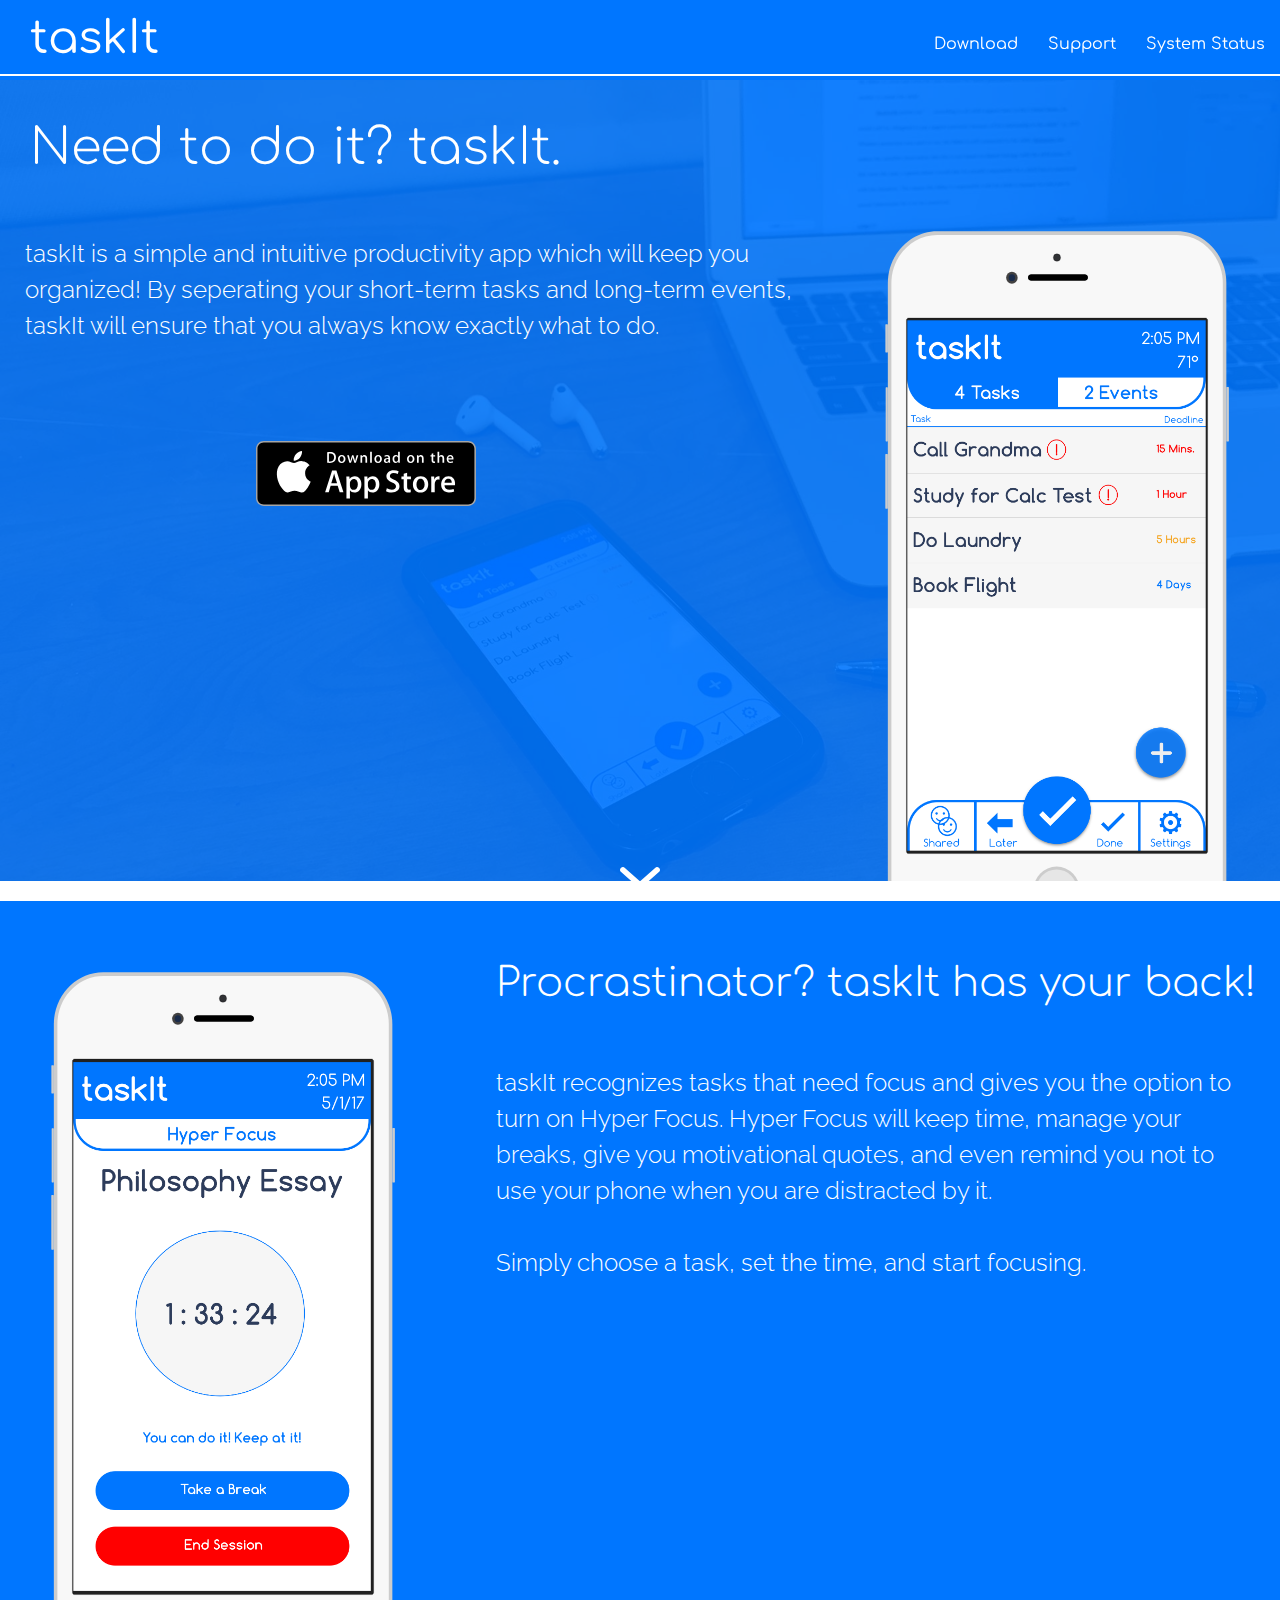
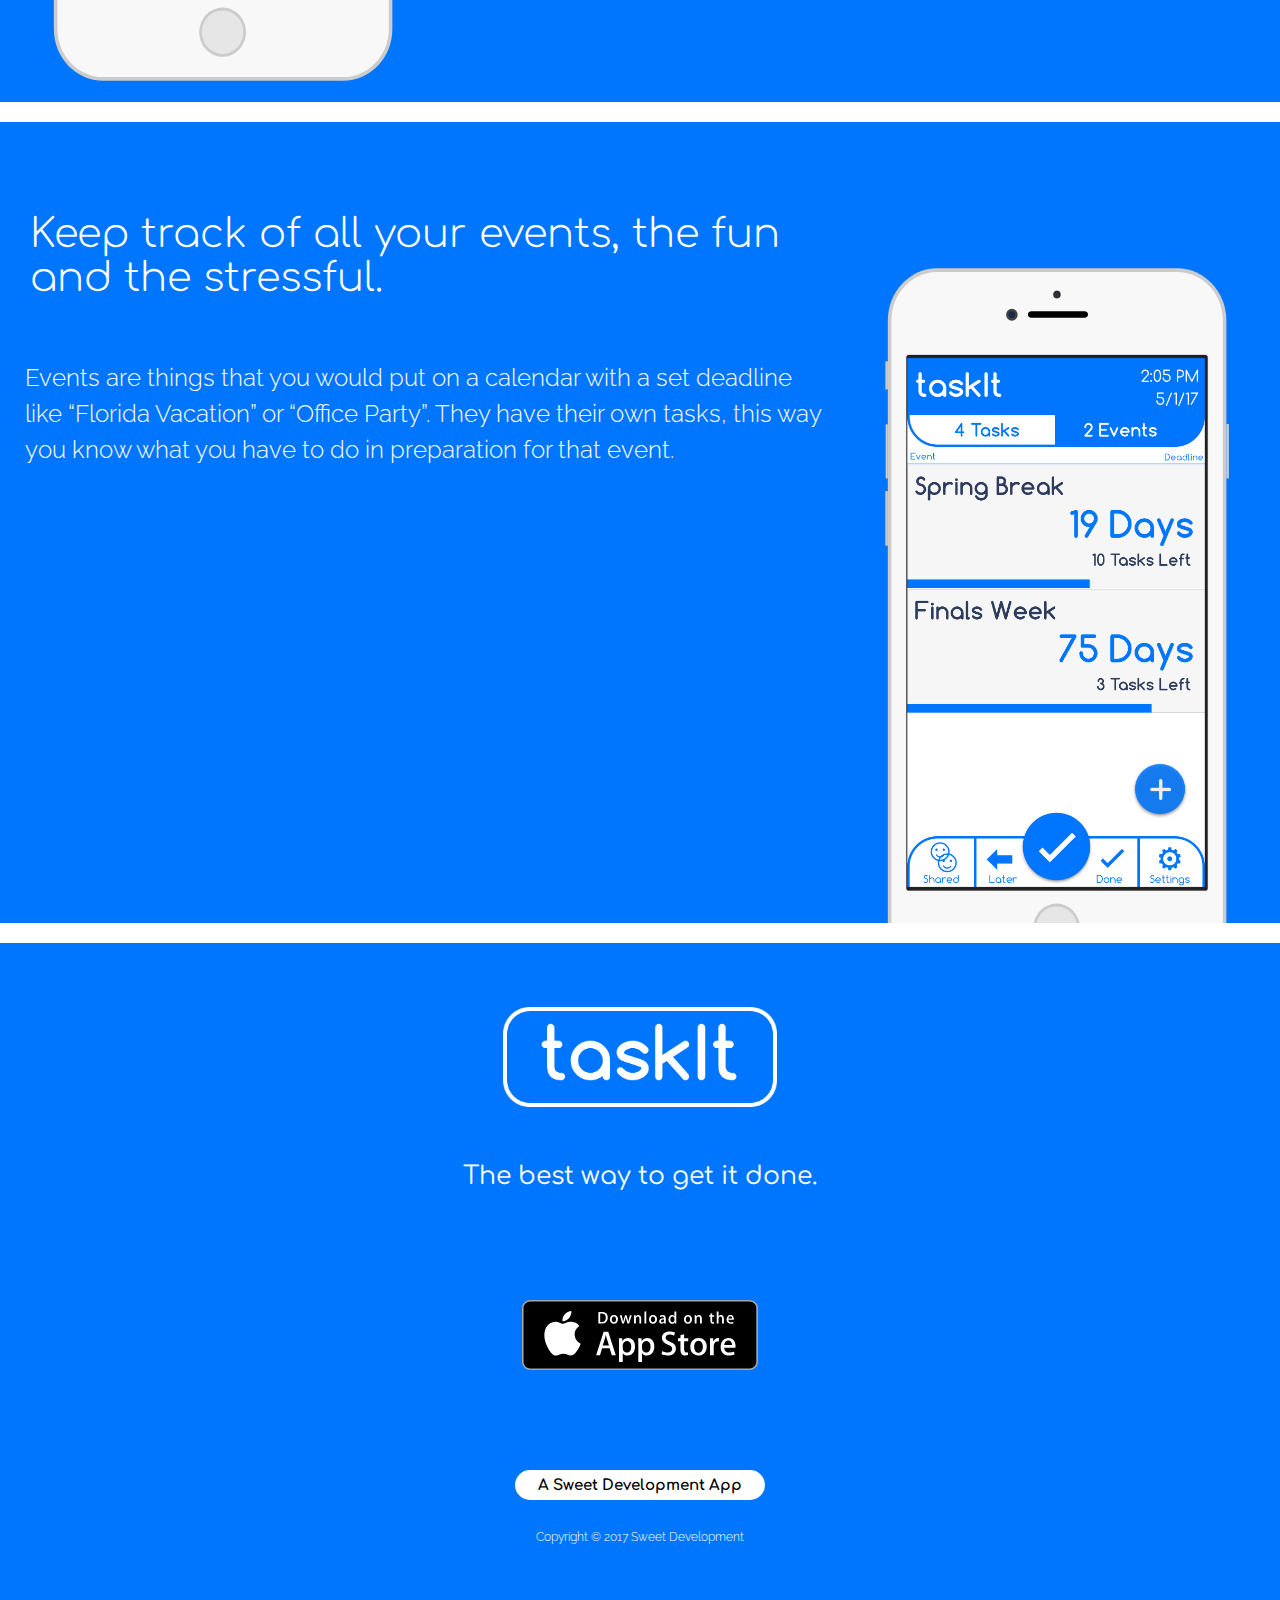
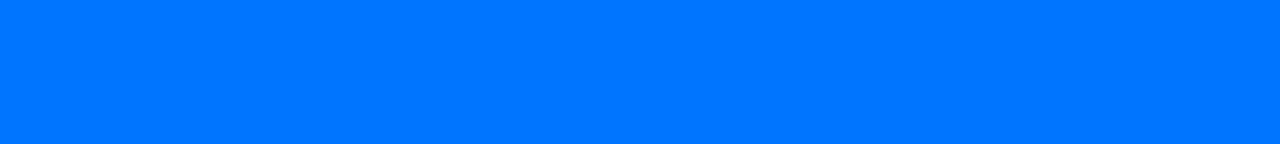
<file: index.html>
<!DOCTYPE html>
<html lang="en">
<head>
	<title> taskIt </title>
	<meta charset="utf-8"/>
    <meta name="viewport" content="width=device-width,initial-scale=1">
	<link rel="stylesheet" type="text/css" href="taskItStyles.css">
    <link href="https://fonts.googleapis.com/css?family=Comfortaa:300,400,700|Raleway:300,400" rel="stylesheet">
    <!--<link rel="shortcut icon" href="favicon.png">-->
</head>
	
<body>

    
<ul>
  <li><a href="status.html" id = "navButton">System Status</a></li>
  <li><a href="#contact" id = "navButton">Support</a></li>
  <li><a class="active" id="navButton" href="https://itunes.apple.com/us/app/taskit-the-best-way-to-get-it-done/id1233515945?mt=8">Download</a></li>
  <li style="float:left" ><a id="titleImg" href="#about">taskIt</a></li>
</ul>
    
    <div id="blankSpace"></div>
    
    <div id="arrowDiv">
        <img src="Arrow.svg" alt="MainIcon" id="arrowPointer">
    </div>
    
    <div class="section parallax" id="sec1">
        <div id="sec1overlay">
            <img src="iPhone1.svg" alt="MainIcon" id="screenshot1">
            <h1 id="slogan">Need to do it? taskIt.</h1>
            <h2 id="firstDesc">taskIt is a simple and intuitive productivity app which will keep you organized! By seperating your short-term tasks and long-term events, taskIt will ensure that you always know exactly what to do. </h2>
            <a href="https://itunes.apple.com/us/app/taskit-the-best-way-to-get-it-done/id1233515945?mt=8 ">
            <img src="badge.svg" alt="MainIcon" id="storeBadge">
            </a>
        </div>
            
    </div>
    
    <div class="seperator"></div>
    
    <div class="section" id="sec2">
        
        <img src="hyperFocus.svg" alt="MainIcon" id="screenshot2">
        <h1 id="hyperHeading">Procrastinator? taskIt has your back!</h1>
        <h2 id="secondDesc">taskIt recognizes tasks that need focus and gives you the option to turn on Hyper Focus. Hyper Focus will keep time, manage your breaks, give you motivational quotes, and even remind you not to use your phone when you are distracted by it.<br><br> Simply choose a task, set the time, and start focusing.</h2>
        
    
    
    </div>
    
    <div class="seperator"></div>
    
    <div class="section" id="sec3">
        
        <img src="iPhone3.svg" alt="MainIcon" id="screenshot3">
        <h1 id="eventHeading">Keep track of all your events, the fun and the stressful.</h1>
        <h2 id="thirdDesc">Events are things that you would put on a calendar with a set deadline like “Florida Vacation” or “Office Party”. They have their own tasks, this way you know what you have to do in preparation for that event. </h2>
    
    </div>
    
    <div class="seperator"></div>
    
    <div class="section" id="sec4">
        
        <img src="Title.png" alt="MainIcon" id="endIcon">
        <h1 id="endHeading">The best way to get it done.</h1>
    
        <a href="https://itunes.apple.com/us/app/taskit-the-best-way-to-get-it-done/id1233515945?mt=8">
        <img src="badge.svg" alt="MainIcon" id="endBadge">
        </a>
        
        <button type="button" onclick="window.location.href='http://www.sweetdevelop.com'" id="sweetDevLink">A Sweet Development App</button>
        
        <h2 id="endFooter">Copyright © 2017 Sweet Development</h2>
        
      
    
        <div id="arrowHider"></div>
    </div>
    
    
    
    
    
    
    
    
<!--    
    <img src="Title.png" alt="MainIcon" id="mainIcon">
    <h1 id="slogan">Need to do it? taskIt.</h1>

    <div id="footer">
        <h3 id="copyright">A Sweet Development App</h3>
        <button type="button" onclick="window.location.href='http://www.sweetdevelop.com'" id="sweetDevLink">Sweet Development</button>
    </div>
-->
    
    
</body>
    
</html>
</file>
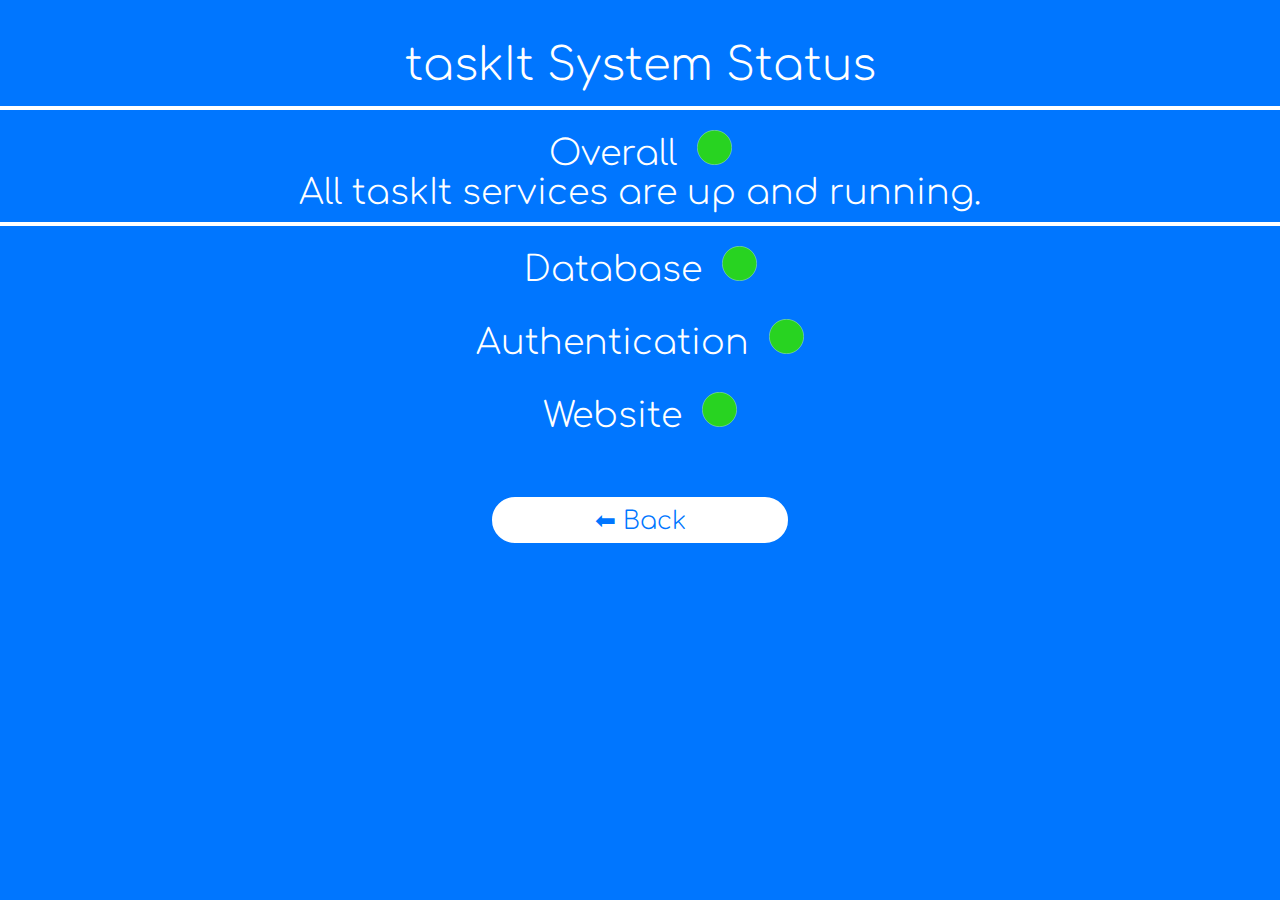
<file: status.html>
<!DOCTYPE html>
<html lang="en">
<head>
	<title> System Status </title>
	<meta charset="utf-8"/>
    <meta name="viewport" content="width=device-width,initial-scale=1">
	<link rel="stylesheet" type="text/css" href="taskItStyles.css">
    <link href="https://fonts.googleapis.com/css?family=Comfortaa:300,400,700|Raleway:300,400" rel="stylesheet">
    <!--<link rel="shortcut icon" href="favicon.png">-->
</head>
	
<body>
    
    <h1 id="statusTitle">taskIt System Status</h1>
    <div class="smallSeperator"></div>
    <h1 class="systemHeader">Overall <img src="good.svg" alt="MainIcon" class="statusIcon"><br>All taskIt services are up and running.</h1>
    <div class="smallSeperator"></div>
    <h1 class="systemHeader">Database <img src="good.svg" alt="MainIcon" class="statusIcon">   </h1>
    <h1 class="systemHeader">Authentication <img src="good.svg" alt="MainIcon" class="statusIcon">   </h1>
    <h1 class="systemHeader">Website <img src="good.svg" alt="MainIcon" class="statusIcon">   </h1>
    
    <div><button type="button" onclick="location.href='index.html';" class="back"> ⬅︎ Back </button></div>
    
    


</body>
</file>
<file: taskItStyles.css>
body {
    background-color: #0076FF;
    margin: 0px;
}

h1 {
    margin: 0;
    padding: 10px;
}

#blankSpace {
    height: 80px;
    border: 0px;
}

#arrowDiv {
    position: fixed;
    bottom: 0;
    width: 100%;
    z-index: 4;
}

#arrowPointer {
    width: 40px;
    display: block;
    margin-left: auto;
    margin-right: auto;
    padding-bottom: 12px;
}

ul {
    list-style-type: none;
    margin: 0;
    padding: 0;
    overflow: hidden;
    background-color: rgba(0, 118, 255, 0.92);
    border-width: 0px;
    position: fixed;
    width: 100%;
    z-index: 10;
    border-bottom: 2px;
    border-color: white;
    border-style: solid;
}

li {
    float: right;
}

li a {
    display: block;
    color: white;
    text-align: center;
    padding: 10px 15px;
    text-decoration: none;
    border-width: 0px;
    margin-top: 3px;
    font-family: "Comfortaa";
}

li a:hover:not(.active) {
    background-color: #0076FF;
}

/*.active {
    border-radius: 15px;
    border-color: white;
    border-width: 3px;
    border-style: solid;
    margin-top: 0px;
}
*/

#titleImg {
    font-size: 45px;
    padding-left: 30px;
}

#navButton {
    margin-top: 25px;
}

#navButton:hover {
    color: #beb6b6;
}

.seperator {
    width: 100%;
    background-color: white;
    height: 20px;
    z-index: 9;
    position: relative;
}

.section {
    background-position: center;
    background-repeat: no-repeat;
    background-size: cover;
    height: 89vh;
    min-height: 50px;
    position: relative;
}

.parallax{ 
    background-attachment: fixed;
    background-position: center;
    background-repeat: no-repeat;
    background-size: cover;
}

#sec1 {
    background-image: url("firsttry.jpg");
    overflow: hidden;

}

#sec1overlay {
    background-position: center;
    background-repeat: no-repeat;
    background-size: cover;
    height: 89vh;
    position: relative;
    background-color: rgba(0, 118, 255, 0.9);
}

#sec2 {
    z-index: 2;
    background-color: #0076ff;
    overflow: hidden;
}

#sec3 {
    z-index: 3;
    background-color: #0076ff;
    overflow: hidden;
}

#sec4 {
    z-index: 4;
    background-color: #0076ff;
    overflow: hidden;
}


#arrowHider {
    height: 80px;
    width: 100%;
    position: absolute;
    bottom: 0;
    z-index: 10;
    /*background-color: #0076ff;*/
}


#screenshot1 {
    width: 27%;
    float: right;
    margin-right: 50px;
    margin-top: 150px;
    margin-left: 50px;
}


#slogan {
    font-family: "Comfortaa";
    font-weight: 300;
    color: white;
    padding-left: 30px;
    padding-top: 40px;
    font-size: 50px;
}

#firstDesc {
    font-family: "raleway";
    color: white;
    font-weight: 300;
    line-height: 1.5em;
    margin-left: 25px;
    margin-top: 50px;
}

#storeBadge {
    width: 220px;
    margin-top: 6%;;
    margin-left: 20%;
}

#screenshot2 {
    width: 27%;
    margin-top: 70px;
    margin-left: 50px;
    margin-right: 100px;
    float: left;
}

#hyperHeading {
    font-family: "Comfortaa";
    font-weight: 300;
    color: white;
    padding-top: 60px;
    font-size: 40px;
}

#secondDesc {
    font-family: "raleway";
    color: white;
    font-weight: 300;
    line-height: 1.5em;
    margin-top: 50px;
    margin-right: 30px;
    
}

#screenshot3 {
    width: 27%;
    float: right;
    margin-right: 50px;
    margin-top: 145px;
    margin-left: 50px;
}

#eventHeading {
    font-family: "Comfortaa";
    font-weight: 300;
    color: white;
    padding-left: 30px;
    padding-top: 90px;
    font-size: 40px;
}

#thirdDesc {
    font-family: "raleway";
    color: white;
    font-weight: 300;
    line-height: 1.5em;
    margin-left: 25px;
    margin-top: 50px;
}


#endIcon {
    display: block;
    margin-left: auto;
    margin-right: auto;
    margin-top: 5%;
    height: 100px;
    
}

#endHeading {
    
    font-family: "Comfortaa";
    font-weight: 400;
    color: white;
    text-align: center;
    margin-top: 45px;
    font-size: 25px;
}

#endBadge {
    display: block;
    margin-left: auto;
    margin-right: auto;
    margin-top: 100px;
    height: 70px;
}



#sweetDevLink {
    color: black;
    background-color: white;
    font-size: 15px;
    font-family: "Comfortaa";
    font-weight: 700;
    border: 2px solid;
    border-radius: 25px;
    border-color: white;
    height: 30px;
    width: 250px;
    margin-bottom: 15px;
    margin-top: 100px;
    
    
    display: block;
    margin-left: auto;
    margin-right: auto;
}

#sweetDevLink:hover {
    border-color: black;
}

#endFooter {
    font-family: "raleway";
    font-weight: 300;
    color: white;
    text-align: center;
    font-size: 12px;
    margin-top: 30px;
}



#statusTitle {
    font-family: "comfortaa";
    text-align: center;
    color: white;
    font-weight: 100;
    font-size: 45px;
    padding-top: 40px;
    padding-bottom: 15px;
}


.smallSeperator {
    height: 4px;
    width: 100%;
    background-color: white
}

.systemHeader {
    font-family: "comfortaa";
    font-weight: 100;
    font-size: 35px;
    color: white;
    text-align: center;
    
}

.statusIcon {
    padding-top: 10px;
    width: 35px;
    padding-left: 10px;
}

.back{
	color: #0076ff;
    background-color: white;
	font-size: 25px;
	font-family: "comfortaa";
    font-weight: 300;
	border: 2px solid;
	border-radius: 25px;
	height: 50px;
    width: 300px;
    margin-top: 10px;
    display: block;
    margin-left: auto;
    margin-right: auto;
    margin-top: 50px;
	
}

.back:hover {
    border-color: black;
    border-width: 2px;
}



@media screen and (max-width:600px) {
    
    #mainIcon {
        height: 90px;
    }
    
    #slogan {
        font-size: 25px;
    }
    
    #footnote {
        font-size: 20px;
    }
    
    #moreInfo {
        font-size: 10px;
    }
    
}
</file>
